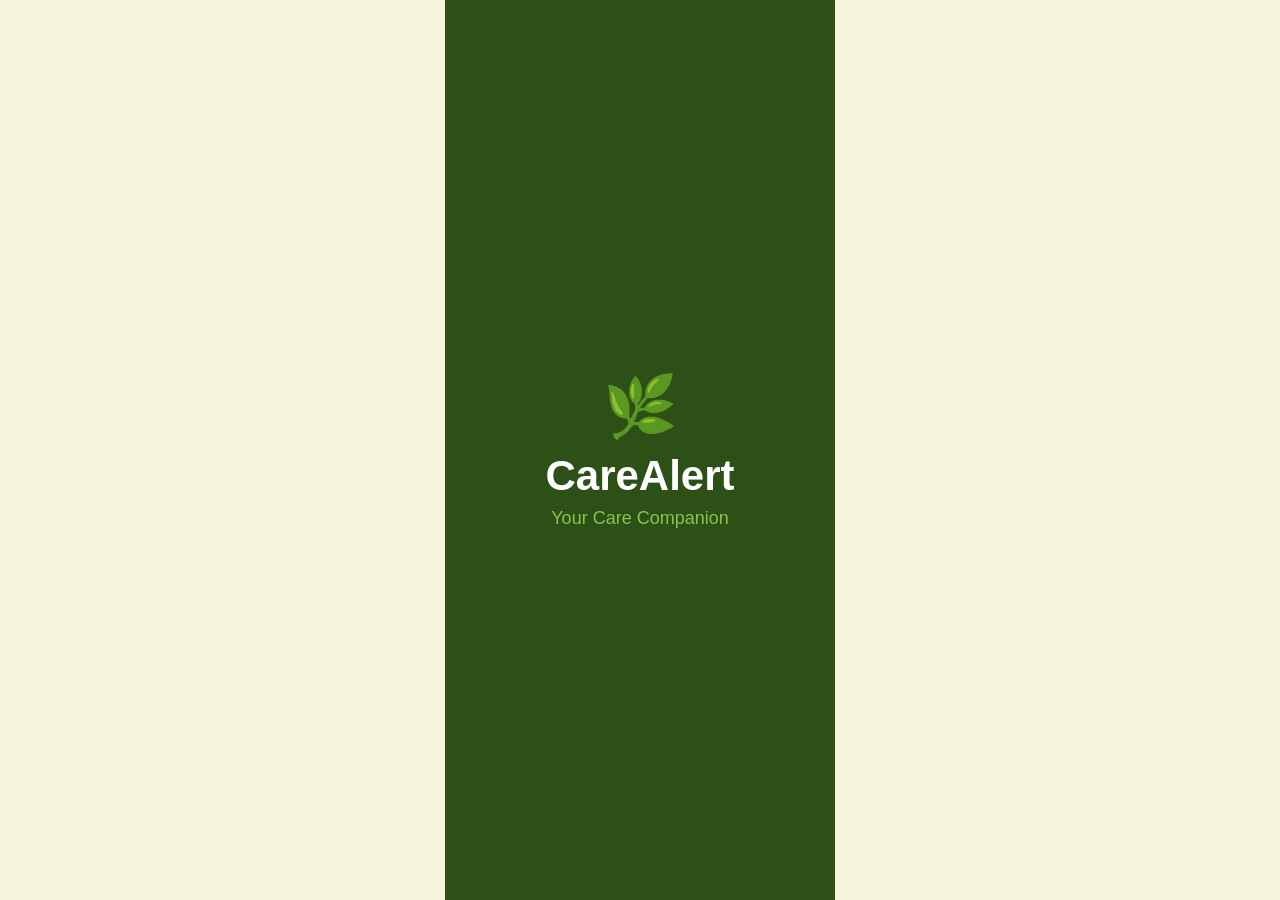
<file: index.html>
<!DOCTYPE html>
<html lang="en">
<head>
<meta charset="UTF-8">
<meta name="viewport" content="width=device-width, initial-scale=1.0">
<title>CareAlert</title>
<link rel="stylesheet" href="style.css">
<style>
  .splash { background: #2D5016; min-height: 100vh; display: flex; flex-direction: column; align-items: center; justify-content: center; }
  .splash h1 { color: white; font-size: 42px; margin-top: 10px; }
  .splash p { color: #8BC34A; font-size: 18px; margin-top: 8px; }
  .lang-page { padding: 30px 20px; }
  .lang-page h2 { color: #2D5016; font-size: 18px; font-weight: bold; text-align: center; margin-bottom: 24px; line-height: 1.5; }
  .lang-btn { display: block; width: 100%; padding: 16px; margin-bottom: 12px; background: #2D5016; color: white; border: none; border-radius: 14px; font-size: 19px; font-weight: bold; cursor: pointer; text-align: center; }
  .note { text-align: center; color: #aaa; font-size: 13px; margin-top: 8px; }
</style>
</head>
<body>

<div class="splash" id="splash">
  <span style="font-size:60px">🌿</span>
  <h1>CareAlert</h1>
  <p>Your Care Companion</p>
</div>

<div class="lang-page" id="langPage" style="display:none">
  <div style="text-align:center;margin-bottom:20px">
    <span style="font-size:40px">🌿</span>
    <h2>Choose Your Language<br>ಭಾಷೆ ಆಯ್ಕೆ ಮಾಡಿ<br>भाषा चुनें</h2>
  </div>
  <button class="lang-btn" onclick="go('en')">🇮🇳 English</button>
  <button class="lang-btn" onclick="go('kn')">🇮🇳 ಕನ್ನಡ (Kannada)</button>
  <button class="lang-btn" onclick="go('hi')">🇮🇳 हिंदी (Hindi)</button>
  <button class="lang-btn" onclick="go('ta')">🇮🇳 தமிழ் (Tamil)</button>
  <button class="lang-btn" onclick="go('te')">🇮🇳 తెలుగు (Telugu)</button>
  <button class="lang-btn" onclick="go('ml')">🇮🇳 മലയാളം (Malayalam)</button>
  <p class="note">You can change this later in Settings</p>
</div>

<script>
setTimeout(() => {
  document.getElementById('splash').style.display = 'none';
  document.getElementById('langPage').style.display = 'block';
}, 2000);
function go(lang) {
  localStorage.setItem('lang', lang);
  window.location.href = 'home.html';
}
</script>
</body>
</html>
</file>
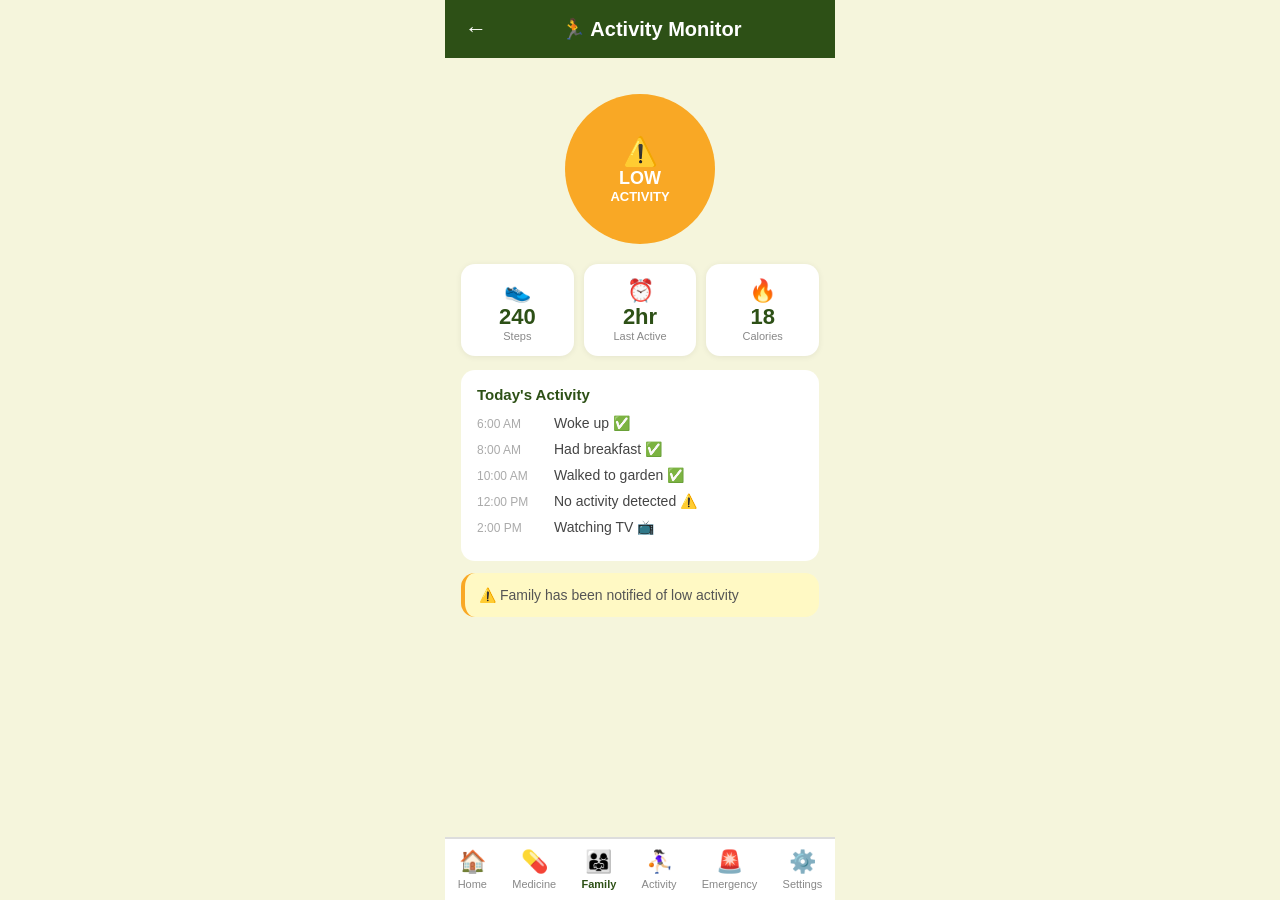
<file: activity.html>
<!DOCTYPE html>
<html lang="en">
<head>
<meta charset="UTF-8">
<meta name="viewport" content="width=device-width, initial-scale=1.0">
<title>CareAlert - Activity</title>
<link rel="stylesheet" href="style.css">
<style>
  .circle { width: 150px; height: 150px; border-radius: 50%; background: #f9a825; margin: 20px auto; display: flex; flex-direction: column; align-items: center; justify-content: center; color: white; font-weight: bold; font-size: 18px; }
  .stats-row { display: flex; gap: 10px; margin-bottom: 14px; }
  .stat-box { flex: 1; background: white; border-radius: 14px; padding: 14px 8px; text-align: center; box-shadow: 0 1px 6px rgba(0,0,0,0.07); }
  .stat-val { font-size: 22px; font-weight: bold; color: #2D5016; }
  .stat-label { font-size: 11px; color: #888; }
  .timeline { background: white; border-radius: 14px; padding: 16px; margin-bottom: 12px; }
  .timeline h3 { color: #2D5016; font-size: 15px; font-weight: bold; margin-bottom: 12px; }
  .tl-item { display: flex; gap: 12px; font-size: 14px; color: #444; margin-bottom: 10px; }
  .tl-time { color: #aaa; font-size: 12px; min-width: 65px; margin-top: 2px; }
  .alert-box { background: #fff9c4; border-left: 4px solid #f9a825; border-radius: 14px; padding: 14px; font-size: 14px; color: #555; }
</style>
</head>
<body>
<div class="header">
  <a href="home.html" style="font-size:22px">←</a>
  <h2>🏃 Activity Monitor</h2>
  <span></span>
</div>
<div class="content">
  <div class="circle">
    <span style="font-size:28px">⚠️</span>
    <span>LOW</span>
    <span style="font-size:13px">ACTIVITY</span>
  </div>

  <div class="stats-row">
    <div class="stat-box"><div style="font-size:22px">👟</div><div class="stat-val">240</div><div class="stat-label">Steps</div></div>
    <div class="stat-box"><div style="font-size:22px">⏰</div><div class="stat-val">2hr</div><div class="stat-label">Last Active</div></div>
    <div class="stat-box"><div style="font-size:22px">🔥</div><div class="stat-val">18</div><div class="stat-label">Calories</div></div>
  </div>

  <div class="timeline">
    <h3>Today's Activity</h3>
    <div class="tl-item"><span class="tl-time">6:00 AM</span><span>Woke up ✅</span></div>
    <div class="tl-item"><span class="tl-time">8:00 AM</span><span>Had breakfast ✅</span></div>
    <div class="tl-item"><span class="tl-time">10:00 AM</span><span>Walked to garden ✅</span></div>
    <div class="tl-item"><span class="tl-time">12:00 PM</span><span>No activity detected ⚠️</span></div>
    <div class="tl-item"><span class="tl-time">2:00 PM</span><span>Watching TV 📺</span></div>
  </div>

  <div class="alert-box">⚠️ Family has been notified of low activity</div>
</div>

<div class="bottom-nav">
  <a href="home.html"><span>🏠</span>Home</a>
  <a href="medicine.html"><span>💊</span>Medicine</a>
   <a href="familydashboard.html" class="active"><span>👨‍👩‍👧</span>Family</a>
  <a herf="activity.html"><span>⛹🏻‍♀️</span>Activity</a>
  <a href="emergency.html"><span>🚨</span>Emergency</a>
  <a href="settings.html"><span>⚙️</span>Settings</a>
</div>
</body>
</html>
</file>
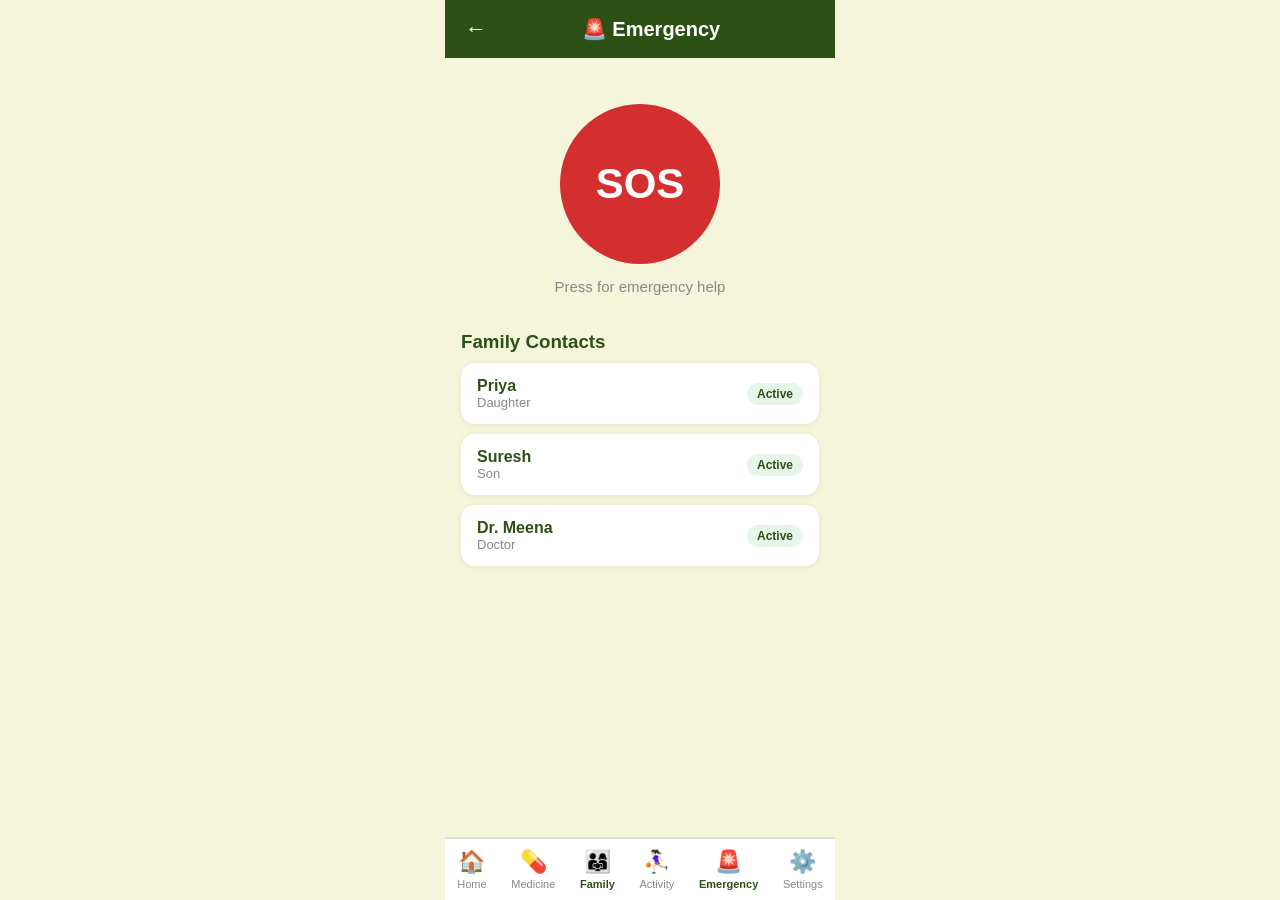
<file: emergency.html>
<!DOCTYPE html>
<html lang="en">
<head>
<meta charset="UTF-8">
<meta name="viewport" content="width=device-width, initial-scale=1.0">
<title>CareAlert - Emergency</title>
<link rel="stylesheet" href="style.css">
<style>
  .sos-wrap { display: flex; flex-direction: column; align-items: center; padding: 30px 0 20px; }
  .sos-btn { width: 160px; height: 160px; border-radius: 50%; background: #D32F2F; border: none; color: white; font-size: 42px; font-weight: bold; cursor: pointer; animation: pulse 2s infinite; }
  @keyframes pulse { 0%{box-shadow:0 0 0 0 rgba(211,47,47,0.5)} 70%{box-shadow:0 0 0 20px rgba(211,47,47,0)} 100%{box-shadow:0 0 0 0 rgba(211,47,47,0)} }
  .sos-btn.off { background: #aaa; animation: none; }
  .sos-result { display: none; }
  .sos-success { background: #e8f5e9; border-radius: 14px; padding: 16px; text-align: center; color: #2D5016; font-weight: bold; font-size: 17px; margin-bottom: 12px; }
  .contact-card { background: white; border-radius: 14px; padding: 14px 16px; margin-bottom: 10px; display: flex; justify-content: space-between; align-items: center; box-shadow: 0 1px 6px rgba(0,0,0,0.07); }
  .c-name { font-size: 16px; font-weight: bold; color: #2D5016; }
  .c-rel { font-size: 13px; color: #888; }
  .c-badge { background: #e8f5e9; color: #2D5016; padding: 4px 10px; border-radius: 20px; font-size: 12px; font-weight: bold; }
</style>
</head>
<body>
<div class="header">
  <a href="home.html" style="font-size:22px">←</a>
  <h2>🚨 Emergency</h2>
  <span></span>
</div>
<div class="content">
  <div class="sos-wrap">
    <button class="sos-btn" id="sos" onclick="triggerSOS()">SOS</button>
    <p style="margin-top:14px;color:#888;font-size:15px">Press for emergency help</p>
  </div>

  <div class="sos-result" id="sos-result">
    <div class="sos-success">✅ Alert Sent to Family!</div>
    <p style="text-align:center;color:#D32F2F;font-weight:bold;margin-bottom:12px">Help arriving in ~8 minutes</p>
    <div class="contact-card"><div><div class="c-name">📱 Priya</div><div class="c-rel">Daughter</div></div><span class="c-badge">WhatsApp ✓</span></div>
    <div class="contact-card"><div><div class="c-name">📱 Suresh</div><div class="c-rel">Son</div></div><span class="c-badge">SMS ✓</span></div>
    <div class="contact-card"><div><div class="c-name">🏥 Dr. Meena</div><div class="c-rel">Doctor</div></div><span class="c-badge">Call ✓</span></div>
    <button class="btn btn-outline" onclick="resetSOS()">Cancel Alert</button>
  </div>

  <h3 style="color:#2D5016;margin:16px 0 10px">Family Contacts</h3>
  <div class="contact-card"><div><div class="c-name">Priya</div><div class="c-rel">Daughter</div></div><span class="c-badge">Active</span></div>
  <div class="contact-card"><div><div class="c-name">Suresh</div><div class="c-rel">Son</div></div><span class="c-badge">Active</span></div>
  <div class="contact-card"><div><div class="c-name">Dr. Meena</div><div class="c-rel">Doctor</div></div><span class="c-badge">Active</span></div>
</div>

<div class="bottom-nav">
  <a href="home.html"><span>🏠</span>Home</a>
  <a href="medicine.html"><span>💊</span>Medicine</a>
  <a href="familydashboard.html" class="active"><span>👨‍👩‍👧</span>Family</a>
  <a herf="activity.html"><span>⛹🏻‍♀️</span>Activity</a>
  <a href="emergency.html" class="active"><span>🚨</span>Emergency</a>
  <a href="settings.html"><span>⚙️</span>Settings</a>
</div>

<script>
function triggerSOS() {
  const btn = document.getElementById('sos');
  btn.classList.add('off');
  btn.disabled = true;
  document.getElementById('sos-result').style.display = 'block';
}
function resetSOS() {
  const btn = document.getElementById('sos');
  btn.classList.remove('off');
  btn.disabled = false;
  document.getElementById('sos-result').style.display = 'none';
}
</script>
</body>
</html>
</file>
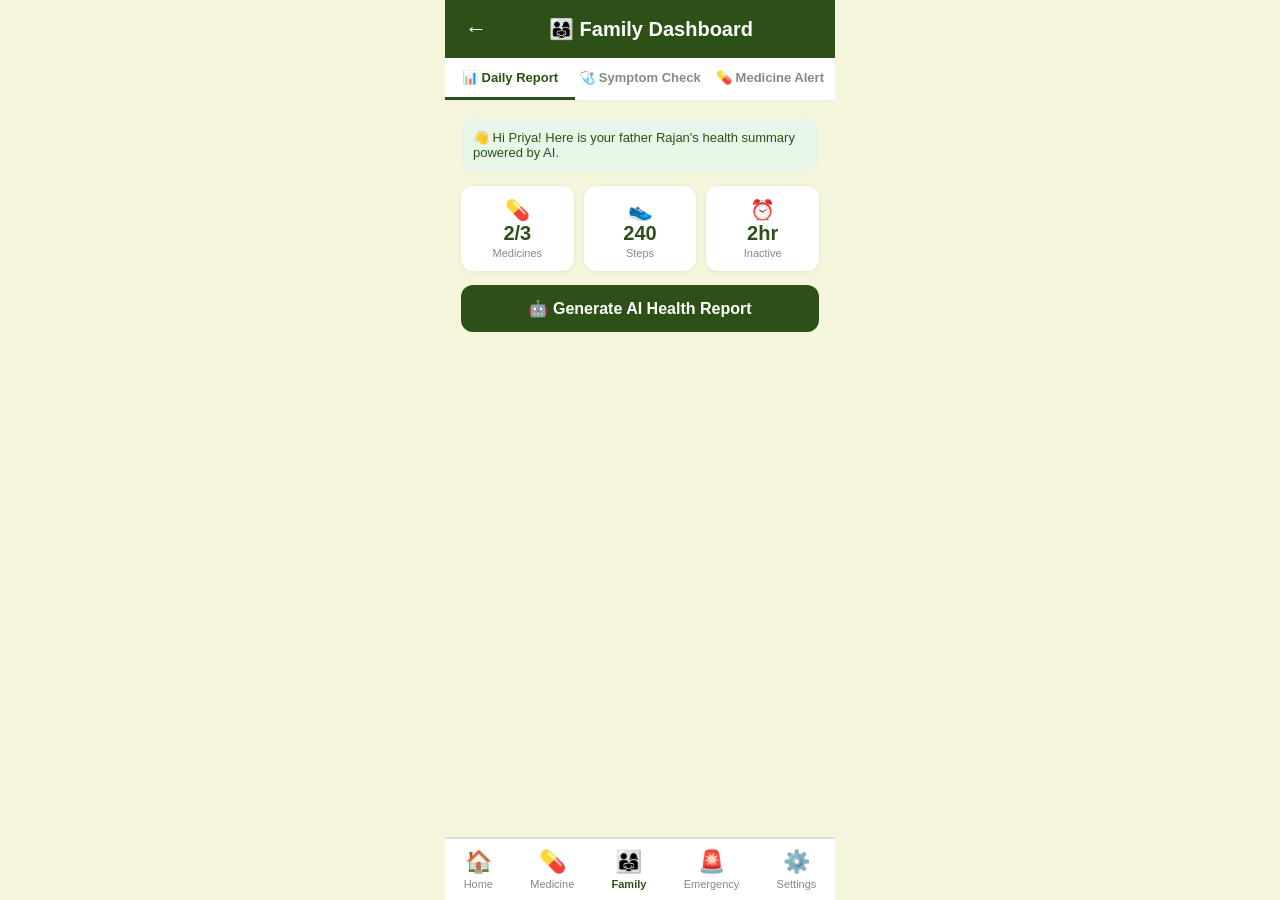
<file: Family.dashboard.html>
<!DOCTYPE html>
<html lang="en">
<head>
<meta charset="UTF-8">
<meta name="viewport" content="width=device-width, initial-scale=1.0">
<title>CareAlert - Family Dashboard</title>
<link rel="stylesheet" href="style.css">
<style>
  .tab-row { display: flex; background: white; border-bottom: 2px solid #eee; }
  .tab { flex: 1; padding: 12px 4px; text-align: center; font-size: 13px; font-weight: bold; color: #888; cursor: pointer; border-bottom: 3px solid transparent; }
  .tab.active { color: #2D5016; border-bottom: 3px solid #2D5016; }
  .tab-content { display: none; padding: 16px; padding-bottom: 90px; }
  .tab-content.active { display: block; }

  /* AI REPORT */
  .report-card { background: white; border-radius: 16px; padding: 16px; margin-bottom: 14px; box-shadow: 0 2px 6px rgba(0,0,0,0.08); }
  .report-card h3 { color: #2D5016; font-size: 16px; font-weight: bold; margin-bottom: 10px; }
  .report-text { font-size: 14px; color: #444; line-height: 1.6; white-space: pre-wrap; }
  .generate-btn { width: 100%; padding: 14px; background: #2D5016; color: white; border: none; border-radius: 12px; font-size: 16px; font-weight: bold; cursor: pointer; margin-bottom: 14px; }
  .generate-btn:disabled { background: #aaa; }
  .stat-row { display: flex; gap: 10px; margin-bottom: 14px; }
  .stat-mini { flex: 1; background: white; border-radius: 12px; padding: 12px 8px; text-align: center; box-shadow: 0 1px 4px rgba(0,0,0,0.07); }
  .stat-mini .val { font-size: 20px; font-weight: bold; color: #2D5016; }
  .stat-mini .lbl { font-size: 11px; color: #888; margin-top: 2px; }

  /* SYMPTOM CHECKER */
  .symptom-input { width: 100%; padding: 14px; border: 2px solid #2D5016; border-radius: 12px; font-size: 15px; font-family: Arial; resize: none; outline: none; background: white; }
  .symptom-result { background: white; border-radius: 16px; padding: 16px; margin-top: 14px; box-shadow: 0 2px 6px rgba(0,0,0,0.08); display: none; }
  .urgency { display: inline-block; padding: 6px 16px; border-radius: 20px; font-weight: bold; font-size: 14px; margin-bottom: 10px; }
  .urgency.high { background: #ffebee; color: #D32F2F; }
  .urgency.medium { background: #fff9c4; color: #f57f17; }
  .urgency.low { background: #e8f5e9; color: #2D5016; }
  .quick-symptoms { display: flex; flex-wrap: wrap; gap: 8px; margin-bottom: 12px; }
  .sym-btn { background: white; border: 1.5px solid #2D5016; color: #2D5016; border-radius: 20px; padding: 7px 14px; font-size: 13px; cursor: pointer; }

  /* MEDICINE ALERT */
  .alert-card { border-radius: 16px; padding: 16px; margin-bottom: 12px; }
  .alert-card.danger { background: #ffebee; border-left: 5px solid #D32F2F; }
  .alert-card.warning { background: #fff9c4; border-left: 5px solid #f9a825; }
  .alert-card.good { background: #e8f5e9; border-left: 5px solid #8BC34A; }
  .alert-card h4 { font-size: 15px; font-weight: bold; margin-bottom: 6px; }
  .alert-card p { font-size: 13px; color: #555; line-height: 1.5; }
  .ai-advice { background: white; border-radius: 12px; padding: 12px; margin-top: 10px; font-size: 13px; color: #333; line-height: 1.5; display: none; }
  .advice-btn { width: 100%; padding: 10px; background: white; border: 2px solid #2D5016; color: #2D5016; border-radius: 10px; font-size: 14px; font-weight: bold; cursor: pointer; margin-top: 8px; }
  .advice-btn:disabled { border-color: #aaa; color: #aaa; }

  .loading { color: #888; font-style: italic; font-size: 14px; text-align: center; padding: 10px; }
</style>
</head>
<body>

<div class="header">
  <a href="home.html" style="font-size:22px">←</a>
  <h2>👨‍👩‍👧 Family Dashboard</h2>
  <span></span>
</div>

<!-- TABS -->
<div class="tab-row">
  <div class="tab active" onclick="switchTab('report')">📊 Daily Report</div>
  <div class="tab" onclick="switchTab('symptom')">🩺 Symptom Check</div>
  <div class="tab" onclick="switchTab('medicine')">💊 Medicine Alert</div>
</div>

<!-- TAB 1: AI DAILY REPORT -->
<div class="tab-content active" id="tab-report">
  <div style="background:#e8f5e9;border-radius:14px;padding:12px;margin-bottom:14px;font-size:13px;color:#2D5016">
    👋 Hi Priya! Here is your father Rajan's health summary powered by AI.
  </div>

  <div class="stat-row">
    <div class="stat-mini"><div style="font-size:20px">💊</div><div class="val">2/3</div><div class="lbl">Medicines</div></div>
    <div class="stat-mini"><div style="font-size:20px">👟</div><div class="val">240</div><div class="lbl">Steps</div></div>
    <div class="stat-mini"><div style="font-size:20px">⏰</div><div class="val">2hr</div><div class="lbl">Inactive</div></div>
  </div>

  <button class="generate-btn" id="report-btn" onclick="generateReport()">
    🤖 Generate AI Health Report
  </button>

  <div class="report-card" id="report-card" style="display:none">
    <h3>📋 Today's AI Health Summary</h3>
    <div class="report-text" id="report-text"></div>
  </div>
</div>

<!-- TAB 2: SYMPTOM CHECKER -->
<div class="tab-content" id="tab-symptom">
  <div style="background:#fff9c4;border-radius:14px;padding:12px;margin-bottom:14px;font-size:13px;color:#555">
    ⚠️ Type what Rajan is experiencing. AI will tell you how urgent it is.
  </div>

  <div class="quick-symptoms">
    <button class="sym-btn" onclick="fillSymptom('chest pain and difficulty breathing')">💔 Chest Pain</button>
    <button class="sym-btn" onclick="fillSymptom('dizziness and feeling weak')">😵 Dizziness</button>
    <button class="sym-btn" onclick="fillSymptom('high fever and body ache')">🌡️ Fever</button>
    <button class="sym-btn" onclick="fillSymptom('fell down and cannot get up')">🚨 Fall</button>
    <button class="sym-btn" onclick="fillSymptom('not eating food since morning')">🍽️ Not Eating</button>
    <button class="sym-btn" onclick="fillSymptom('confused and not recognizing people')">🧠 Confused</button>
  </div>

  <textarea class="symptom-input" id="symptom-input" rows="3" placeholder="Example: Dad is complaining of chest pain and sweating since 1 hour..."></textarea>

  <button class="generate-btn" id="symptom-btn" onclick="checkSymptom()" style="margin-top:10px">
    🤖 Check with AI
  </button>

  <div class="symptom-result" id="symptom-result">
    <div id="urgency-badge"></div>
    <div class="report-text" id="symptom-text"></div>
  </div>
</div>

<!-- TAB 3: MEDICINE MISS ALERT -->
<div class="tab-content" id="tab-medicine">
  <div style="background:#ffebee;border-radius:14px;padding:12px;margin-bottom:14px;font-size:13px;color:#D32F2F">
    🚨 AI has detected medicine issues. Review below.
  </div>

  <div class="alert-card danger">
    <h4>🔴 Metformin 500mg — Missed 3 days</h4>
    <p>Rajan has not taken his diabetes medicine for 3 consecutive days. This is critical for a diabetic patient.</p>
    <button class="advice-btn" id="advice-btn-1" onclick="getMedicineAdvice(1, 'Metformin 500mg missed for 3 days by a 72 year old diabetic patient')">🤖 Get AI Advice</button>
    <div class="ai-advice" id="advice-1"></div>
  </div>

  <div class="alert-card warning">
    <h4>🟡 Amlodipine 5mg — Missed today</h4>
    <p>Blood pressure medicine not taken today afternoon. Monitor closely.</p>
    <button class="advice-btn" id="advice-btn-2" onclick="getMedicineAdvice(2, 'Amlodipine 5mg blood pressure medicine missed today by elderly patient')">🤖 Get AI Advice</button>
    <div class="ai-advice" id="advice-2"></div>
  </div>

  <div class="alert-card good">
    <h4>🟢 Atorvastatin 10mg — On track</h4>
    <p>Cholesterol medicine taken regularly. No issues detected.</p>
  </div>
</div>

<div class="bottom-nav">
  <a href="home.html"><span>🏠</span>Home</a>
  <a href="medicine.html"><span>💊</span>Medicine</a>
  <a href="family-dashboard.html" class="active"><span>👨‍👩‍👧</span>Family</a>
  <a href="emergency.html"><span>🚨</span>Emergency</a>
  <a href="settings.html"><span>⚙️</span>Settings</a>
</div>

<script>
const API_KEY = 'YOUR_API_KEY_HERE';

async function callAI(prompt) {
  const res = await fetch('https://api.anthropic.com/v1/messages', {
    method: 'POST',
    headers: {
      'Content-Type': 'application/json',
      'x-api-key': API_KEY,
      'anthropic-version': '2023-06-01'
    },
    body: JSON.stringify({
      model: 'claude-sonnet-4-20250514',
      max_tokens: 400,
      messages: [{ role: 'user', content: prompt }]
    })
  });
  const data = await res.json();
  return data.content[0].text;
}

// TAB SWITCH
function switchTab(tab) {
  document.querySelectorAll('.tab').forEach(t => t.classList.remove('active'));
  document.querySelectorAll('.tab-content').forEach(t => t.classList.remove('active'));
  document.getElementById('tab-' + tab).classList.add('active');
  event.target.classList.add('active');
}

// TAB 1 — GENERATE REPORT
async function generateReport() {
  const btn = document.getElementById('report-btn');
  btn.disabled = true;
  btn.textContent = '⏳ Generating...';
  document.getElementById('report-card').style.display = 'none';

  try {
    const text = await callAI(`You are CareAlert AI. Generate a short caring daily health report for Priya about her father Rajan Kumar (72 years old, Bangalore, diabetic, hypertension).

Today's data:
- Medicines: Took 2 out of 3 (missed Metformin morning dose)
- Steps: 240 (very low)
- Last active: 2 hours ago
- Activity timeline: Woke up 6AM, breakfast 8AM, walked to garden 10AM, no activity 12PM, watching TV 2PM

Write a warm, clear summary in 5-6 lines. End with one actionable suggestion for Priya. Keep it simple and caring.`);

    document.getElementById('report-text').textContent = text;
    document.getElementById('report-card').style.display = 'block';
  } catch(e) {
    document.getElementById('report-text').textContent = 'Could not connect to AI. Please check your internet.';
    document.getElementById('report-card').style.display = 'block';
  }

  btn.disabled = false;
  btn.textContent = '🤖 Generate AI Health Report';
}

// TAB 2 — SYMPTOM CHECKER
function fillSymptom(text) {
  document.getElementById('symptom-input').value = text;
}

async function checkSymptom() {
  const symptom = document.getElementById('symptom-input').value.trim();
  if (!symptom) { alert('Please describe the symptoms first.'); return; }

  const btn = document.getElementById('symptom-btn');
  btn.disabled = true;
  btn.textContent = '⏳ Checking...';
  document.getElementById('symptom-result').style.display = 'none';

  try {
    const text = await callAI(`You are CareAlert AI, an elderly care assistant. Priya is worried about her 72-year-old father Rajan in Bangalore (diabetic, hypertension patient).

Symptom reported: "${symptom}"

Respond in this exact format:
URGENCY: [HIGH / MEDIUM / LOW]
WHAT IT COULD BE: [1-2 sentences]
WHAT TO DO NOW: [2-3 clear action steps]
CALL AMBULANCE: [YES / NO]

Keep it very simple and clear. Be direct.`);

    const urgencyMatch = text.match(/URGENCY:\s*(HIGH|MEDIUM|LOW)/i);
    const urgency = urgencyMatch ? urgencyMatch[1].toUpperCase() : 'MEDIUM';

    const badge = document.getElementById('urgency-badge');
    badge.innerHTML = `<span class="urgency ${urgency.toLowerCase()}">${urgency === 'HIGH' ? '🚨 HIGH URGENCY' : urgency === 'MEDIUM' ? '⚠️ MEDIUM URGENCY' : '✅ LOW URGENCY'}</span>`;

    document.getElementById('symptom-text').textContent = text;
    document.getElementById('symptom-result').style.display = 'block';
  } catch(e) {
    document.getElementById('symptom-text').textContent = 'Could not connect to AI. If serious, call 112 immediately.';
    document.getElementById('symptom-result').style.display = 'block';
  }

  btn.disabled = false;
  btn.textContent = '🤖 Check with AI';
}

// TAB 3 — MEDICINE ADVICE
async function getMedicineAdvice(id, context) {
  const btn = document.getElementById('advice-btn-' + id);
  const div = document.getElementById('advice-' + id);
  btn.disabled = true;
  btn.textContent = '⏳ Getting advice...';
  div.style.display = 'block';
  div.textContent = 'Loading AI advice...';

  try {
    const text = await callAI(`You are CareAlert AI. Give brief medical advice for this situation: ${context}. 

Give:
1. Risk level (1 line)
2. What family should do right now (2 steps)
3. Should they contact Dr. Meena? Yes/No and why

Keep it under 6 lines. Simple English only.`);

    div.textContent = text;
  } catch(e) {
    div.textContent = 'Could not load AI advice. Please contact Dr. Meena directly.';
  }

  btn.disabled = false;
  btn.textContent = '✅ Advice Loaded';
}
</script>
</body>
      </html>
</file>
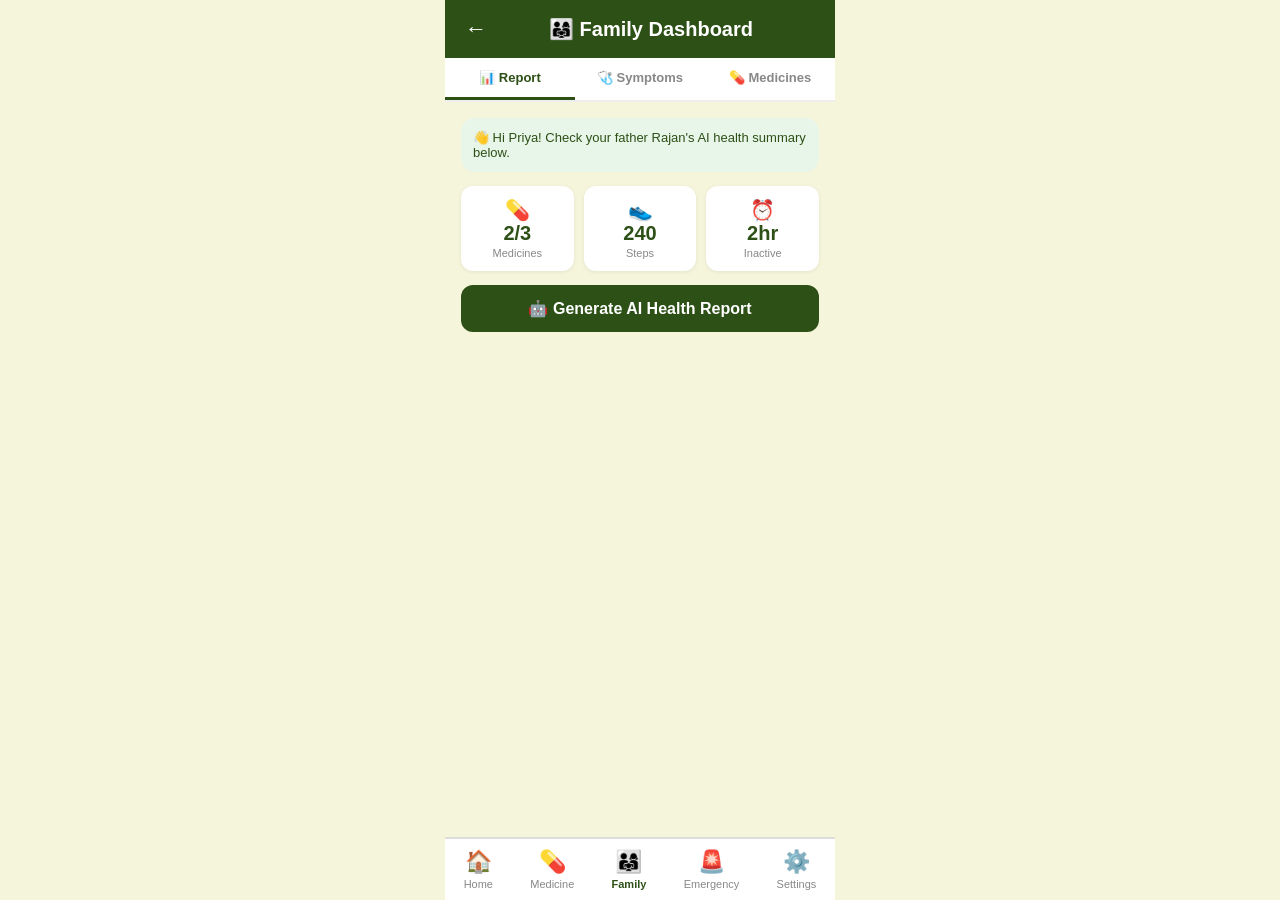
<file: Familydashboard.html>
<!DOCTYPE html>
<html lang="en">
<head>
<meta charset="UTF-8">
<meta name="viewport" content="width=device-width, initial-scale=1.0">
<title>CareAlert - Family Dashboard</title>
<link rel="stylesheet" href="style.css">
<style>
  .tab-row { display: flex; background: white; border-bottom: 2px solid #eee; }
  .tab { flex: 1; padding: 12px 4px; text-align: center; font-size: 13px; font-weight: bold; color: #888; cursor: pointer; border-bottom: 3px solid transparent; }
  .tab.active { color: #2D5016; border-bottom: 3px solid #2D5016; }
  .tab-content { display: none; padding: 16px; padding-bottom: 90px; }
  .tab-content.active { display: block; }
  .report-card { background: white; border-radius: 16px; padding: 16px; margin-bottom: 14px; box-shadow: 0 2px 6px rgba(0,0,0,0.08); }
  .report-card h3 { color: #2D5016; font-size: 16px; font-weight: bold; margin-bottom: 10px; }
  .report-text { font-size: 14px; color: #444; line-height: 1.7; white-space: pre-wrap; }
  .generate-btn { width: 100%; padding: 14px; background: #2D5016; color: white; border: none; border-radius: 12px; font-size: 16px; font-weight: bold; cursor: pointer; margin-bottom: 14px; }
  .generate-btn:disabled { background: #aaa; }
  .stat-row { display: flex; gap: 10px; margin-bottom: 14px; }
  .stat-mini { flex: 1; background: white; border-radius: 12px; padding: 12px 8px; text-align: center; box-shadow: 0 1px 4px rgba(0,0,0,0.07); }
  .stat-mini .val { font-size: 20px; font-weight: bold; color: #2D5016; }
  .stat-mini .lbl { font-size: 11px; color: #888; margin-top: 2px; }
  .symptom-input { width: 100%; padding: 14px; border: 2px solid #2D5016; border-radius: 12px; font-size: 15px; font-family: Arial; resize: none; outline: none; background: white; }
  .symptom-result { background: white; border-radius: 16px; padding: 16px; margin-top: 14px; box-shadow: 0 2px 6px rgba(0,0,0,0.08); display: none; }
  .urgency { display: inline-block; padding: 6px 16px; border-radius: 20px; font-weight: bold; font-size: 14px; margin-bottom: 10px; }
  .urgency.high { background: #ffebee; color: #D32F2F; }
  .urgency.medium { background: #fff9c4; color: #f57f17; }
  .urgency.low { background: #e8f5e9; color: #2D5016; }
  .quick-symptoms { display: flex; flex-wrap: wrap; gap: 8px; margin-bottom: 12px; }
  .sym-btn { background: white; border: 1.5px solid #2D5016; color: #2D5016; border-radius: 20px; padding: 7px 14px; font-size: 13px; cursor: pointer; }
  .alert-card { border-radius: 16px; padding: 16px; margin-bottom: 12px; }
  .alert-card.danger { background: #ffebee; border-left: 5px solid #D32F2F; }
  .alert-card.warning { background: #fff9c4; border-left: 5px solid #f9a825; }
  .alert-card.good { background: #e8f5e9; border-left: 5px solid #8BC34A; }
  .alert-card h4 { font-size: 15px; font-weight: bold; margin-bottom: 6px; }
  .alert-card p { font-size: 13px; color: #555; line-height: 1.5; }
  .ai-advice { background: white; border-radius: 12px; padding: 12px; margin-top: 10px; font-size: 13px; color: #333; line-height: 1.6; display: none; white-space: pre-wrap; }
  .advice-btn { width: 100%; padding: 10px; background: white; border: 2px solid #2D5016; color: #2D5016; border-radius: 10px; font-size: 14px; font-weight: bold; cursor: pointer; margin-top: 8px; }
  .advice-btn:disabled { border-color: #aaa; color: #aaa; }
  .info-box { border-radius: 14px; padding: 12px; margin-bottom: 14px; font-size: 13px; }
  .info-box.green { background: #e8f5e9; color: #2D5016; }
  .info-box.yellow { background: #fff9c4; color: #555; }
  .info-box.red { background: #ffebee; color: #D32F2F; }
</style>
</head>
<body>

<div class="header">
  <a href="home.html" style="font-size:22px">←</a>
  <h2>👨‍👩‍👧 Family Dashboard</h2>
  <span></span>
</div>

<div class="tab-row">
  <div class="tab active" onclick="switchTab('report', this)">📊 Report</div>
  <div class="tab" onclick="switchTab('symptom', this)">🩺 Symptoms</div>
  <div class="tab" onclick="switchTab('medicine', this)">💊 Medicines</div>
</div>

<!-- TAB 1: AI DAILY REPORT -->
<div class="tab-content active" id="tab-report">
  <div class="info-box green">👋 Hi Priya! Check your father Rajan's AI health summary below.</div>

  <div class="stat-row">
    <div class="stat-mini"><div style="font-size:20px">💊</div><div class="val">2/3</div><div class="lbl">Medicines</div></div>
    <div class="stat-mini"><div style="font-size:20px">👟</div><div class="val">240</div><div class="lbl">Steps</div></div>
    <div class="stat-mini"><div style="font-size:20px">⏰</div><div class="val">2hr</div><div class="lbl">Inactive</div></div>
  </div>

  <button class="generate-btn" id="report-btn" onclick="generateReport()">🤖 Generate AI Health Report</button>

  <div class="report-card" id="report-card" style="display:none">
    <h3>📋 Today's AI Health Summary</h3>
    <div class="report-text" id="report-text"></div>
  </div>
</div>

<!-- TAB 2: SYMPTOM CHECKER -->
<div class="tab-content" id="tab-symptom">
  <div class="info-box yellow">⚠️ Describe what Rajan is experiencing. AI will tell you how urgent it is.</div>

  <div class="quick-symptoms">
    <button class="sym-btn" onclick="fillSymptom('chest pain and difficulty breathing')">💔 Chest Pain</button>
    <button class="sym-btn" onclick="fillSymptom('dizziness and feeling weak')">😵 Dizziness</button>
    <button class="sym-btn" onclick="fillSymptom('high fever and body ache')">🌡️ Fever</button>
    <button class="sym-btn" onclick="fillSymptom('fell down and cannot get up')">🚨 Fall</button>
    <button class="sym-btn" onclick="fillSymptom('not eating food since morning')">🍽️ Not Eating</button>
    <button class="sym-btn" onclick="fillSymptom('confused and not recognizing people')">🧠 Confused</button>
  </div>

  <textarea class="symptom-input" id="symptom-input" rows="3" placeholder="Example: Dad is complaining of chest pain since 1 hour..."></textarea>
  <button class="generate-btn" id="symptom-btn" onclick="checkSymptom()" style="margin-top:10px">🤖 Check with AI</button>

  <div class="symptom-result" id="symptom-result">
    <div id="urgency-badge"></div>
    <div class="report-text" id="symptom-text"></div>
  </div>
</div>

<!-- TAB 3: MEDICINE ALERT -->
<div class="tab-content" id="tab-medicine">
  <div class="info-box red">🚨 AI detected medicine issues. Please review.</div>

  <div class="alert-card danger">
    <h4>🔴 Metformin 500mg — Missed 3 days</h4>
    <p>Rajan has not taken his diabetes medicine for 3 consecutive days. This is critical.</p>
    <button class="advice-btn" id="advice-btn-1" onclick="getMedicineAdvice(1, 'Metformin 500mg missed for 3 days by a 72 year old diabetic patient living alone in Bangalore')">🤖 Get AI Advice</button>
    <div class="ai-advice" id="advice-1"></div>
  </div>

  <div class="alert-card warning">
    <h4>🟡 Amlodipine 5mg — Missed today</h4>
    <p>Blood pressure medicine not taken today. Monitor closely.</p>
    <button class="advice-btn" id="advice-btn-2" onclick="getMedicineAdvice(2, 'Amlodipine 5mg blood pressure medicine missed today by 72 year old elderly patient')">🤖 Get AI Advice</button>
    <div class="ai-advice" id="advice-2"></div>
  </div>

  <div class="alert-card good">
    <h4>🟢 Atorvastatin 10mg — On track</h4>
    <p>Cholesterol medicine taken regularly. No issues detected.</p>
  </div>
</div>

<div class="bottom-nav">
  <a href="home.html"><span>🏠</span>Home</a>
  <a href="medicine.html"><span>💊</span>Medicine</a>
  <a href="family-dashboard.html" class="active"><span>👨‍👩‍👧</span>Family</a>
  <a href="emergency.html"><span>🚨</span>Emergency</a>
  <a href="settings.html"><span>⚙️</span>Settings</a>
</div>

<script>
const WORKER_URL = 'https://carealert.r-shalini-2677.workers.dev';

// FALLBACK RESPONSES when AI is offline
const FALLBACKS = {
  report: `📋 Daily Health Summary — Rajan Kumar\n\nGood evening Priya! Here is today's update on your father.\n\n💊 Medicines: Rajan took 2 out of 3 medicines today. He missed his morning Metformin dose. Please remind him tomorrow morning.\n\n🚶 Activity: His step count is low at 240 steps today. He was last active around 10 AM when he walked to the garden. Consider asking him to take a short evening walk.\n\n😴 Rest: He appears to have rested during the afternoon which is normal for his age.\n\n✅ Suggestion: Call Rajan this evening and remind him about his Metformin. Also check if he has eaten properly today.`,

  symptom_high: `URGENCY: HIGH\n\nWHAT IT COULD BE: This could indicate a serious cardiac or neurological emergency that needs immediate attention.\n\nWHAT TO DO NOW:\n1. Call 112 immediately\n2. Stay on phone with Rajan until help arrives\n3. Inform Dr. Meena right away\n\nCALL AMBULANCE: YES`,

  symptom_medium: `URGENCY: MEDIUM\n\nWHAT IT COULD BE: This could be related to his blood pressure or diabetes. Needs prompt attention.\n\nWHAT TO DO NOW:\n1. Call Rajan immediately and check on him\n2. Ask if he took his medicines today\n3. If symptoms worsen, call 112\n\nCALL AMBULANCE: NO — but monitor closely`,

  symptom_low: `URGENCY: LOW\n\nWHAT IT COULD BE: This appears to be a minor issue that can be managed at home.\n\nWHAT TO DO NOW:\n1. Call Rajan and check how he is feeling\n2. Ensure he drinks enough water\n3. Schedule a visit to Dr. Meena if it continues\n\nCALL AMBULANCE: NO`,

  medicine: `⚠️ Risk Level: Moderate to High\n\nMissing diabetes or blood pressure medicine for multiple days can cause serious complications in elderly patients.\n\n📋 What to do now:\n1. Call Rajan immediately and remind him to take his medicine\n2. Ask a neighbor or local contact to physically check on him\n\n👩‍⚕️ Contact Dr. Meena: YES — inform her about the missed doses so she can advise on whether a catch-up dose is needed.`
};

async function callAI(prompt) {
  const response = await fetch(WORKER_URL, {
    method: 'POST',
    headers: { 'Content-Type': 'application/json' },
    body: JSON.stringify({
      messages: [{ role: 'user', content: prompt }]
    })
  });
  const data = await response.json();
  return data.choices[0].message.content;
}

function switchTab(tab, el) {
  document.querySelectorAll('.tab').forEach(t => t.classList.remove('active'));
  document.querySelectorAll('.tab-content').forEach(t => t.classList.remove('active'));
  document.getElementById('tab-' + tab).classList.add('active');
  el.classList.add('active');
}

// TAB 1 — GENERATE REPORT
async function generateReport() {
  const btn = document.getElementById('report-btn');
  btn.disabled = true;
  btn.textContent = '⏳ Generating...';
  document.getElementById('report-card').style.display = 'none';

  try {
    const text = await callAI(`Generate a short caring daily health report for Priya about her father Rajan Kumar (72 years old, Bangalore, diabetic, hypertension). Today's data: Medicines taken 2 out of 3, missed Metformin morning dose. Steps: 240 (very low). Last active 2 hours ago. Activity: Woke up 6AM, breakfast 8AM, walked to garden 10AM, no activity 12PM, watching TV 2PM. Write a warm summary in 6 lines with one suggestion for Priya.`);
    document.getElementById('report-text').textContent = text;
  } catch(e) {
    document.getElementById('report-text').textContent = FALLBACKS.report;
  }

  document.getElementById('report-card').style.display = 'block';
  btn.disabled = false;
  btn.textContent = '🤖 Generate AI Health Report';
}

// TAB 2 — SYMPTOM CHECKER
function fillSymptom(text) {
  document.getElementById('symptom-input').value = text;
}

async function checkSymptom() {
  const symptom = document.getElementById('symptom-input').value.trim();
  if (!symptom) { alert('Please describe the symptoms first.'); return; }

  const btn = document.getElementById('symptom-btn');
  btn.disabled = true;
  btn.textContent = '⏳ Checking...';
  document.getElementById('symptom-result').style.display = 'none';

  let text = '';
  try {
    text = await callAI(`Priya is worried about her 72 year old father Rajan in Bangalore (diabetic, hypertension). Symptom: "${symptom}". Reply in this format: URGENCY: HIGH/MEDIUM/LOW, WHAT IT COULD BE: (1-2 lines), WHAT TO DO NOW: (2-3 steps), CALL AMBULANCE: YES/NO. Be direct and simple.`);
  } catch(e) {
    const lower = symptom.toLowerCase();
    if (lower.includes('chest') || lower.includes('breath') || lower.includes('fall') || lower.includes('unconscious')) {
      text = FALLBACKS.symptom_high;
    } else if (lower.includes('fever') || lower.includes('dizzy') || lower.includes('pain') || lower.includes('confused')) {
      text = FALLBACKS.symptom_medium;
    } else {
      text = FALLBACKS.symptom_low;
    }
  }

  const urgencyMatch = text.match(/URGENCY:\s*(HIGH|MEDIUM|LOW)/i);
  const urgency = urgencyMatch ? urgencyMatch[1].toUpperCase() : 'MEDIUM';
  const badge = document.getElementById('urgency-badge');
  badge.innerHTML = `<span class="urgency ${urgency.toLowerCase()}">${urgency === 'HIGH' ? '🚨 HIGH URGENCY' : urgency === 'MEDIUM' ? '⚠️ MEDIUM URGENCY' : '✅ LOW URGENCY'}</span>`;

  document.getElementById('symptom-text').textContent = text;
  document.getElementById('symptom-result').style.display = 'block';
  btn.disabled = false;
  btn.textContent = '🤖 Check with AI';
}

// TAB 3 — MEDICINE ADVICE
async function getMedicineAdvice(id, context) {
  const btn = document.getElementById('advice-btn-' + id);
  const div = document.getElementById('advice-' + id);
  btn.disabled = true;
  btn.textContent = '⏳ Getting advice...';
  div.style.display = 'block';
  div.textContent = 'Loading AI advice...';

  try {
    const text = await callAI(`Give brief advice for: ${context}. Include: 1) Risk level, 2) What family should do right now in 2 steps, 3) Should they contact Dr. Meena yes or no and why. Under 6 lines, simple English only.`);
    div.textContent = text;
  } catch(e) {
    div.textContent = FALLBACKS.medicine;
  }

  btn.textContent = '✅ Advice Loaded';
}
</script>
</body>
</html>
</file>
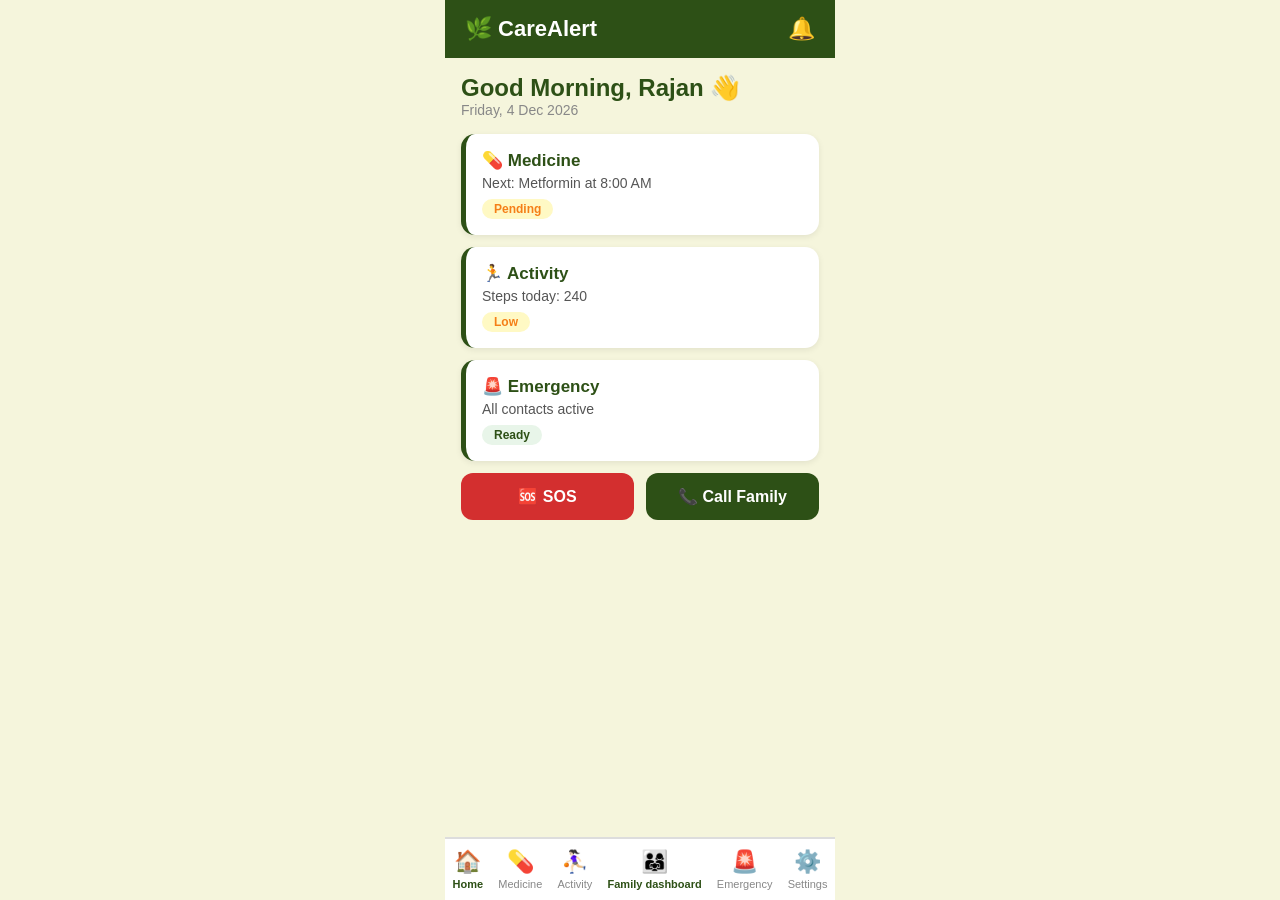
<file: home.html>
<!DOCTYPE html>
<html lang="en">
<head>
<meta charset="UTF-8">
<meta name="viewport" content="width=device-width, initial-scale=1.0">
<title>CareAlert - Home</title>
<link rel="stylesheet" href="style.css">
</head>
<body>
<div class="header">
  <span style="color:white;font-size:22px;font-weight:bold">🌿 CareAlert</span>
  <a href="notifications.html">🔔</a>
</div>
<div class="content">
  <div class="greeting">
    <h2>Good Morning, Rajan 👋</h2>
    <p id="today-date"></p>
  </div>

  <a href="medicine.html" style="text-decoration:none">
    <div class="card">
      <h3>💊 Medicine</h3>
      <p>Next: Metformin at 8:00 AM</p>
      <span class="badge yellow">Pending</span>
    </div>
  </a>

  <a href="activity.html" style="text-decoration:none">
    <div class="card">
      <h3>🏃 Activity</h3>
      <p>Steps today: 240</p>
      <span class="badge yellow">Low</span>
    </div>
  </a>

  <a href="emergency.html" style="text-decoration:none">
    <div class="card">
      <h3>🚨 Emergency</h3>
      <p>All contacts active</p>
      <span class="badge green">Ready</span>
    </div>
  </a>

  <div style="display:flex;gap:12px;margin-top:8px">
    <a href="emergency.html" class="btn btn-red" style="flex:1">🆘 SOS</a>
    <button class="btn btn-green" style="flex:1" onclick="alert('Calling Priya...')">📞 Call Family</button>
  </div>
</div>

<div class="bottom-nav">
  <a href="home.html" class="active"><span>🏠</span>Home</a>
  <a href="medicine.html"><span>💊</span>Medicine</a>
  <a href="activity.html"><span>⛹🏻‍♀️</span>Activity</a>
  <a href="familydashboard.html" class="active"><span>👨‍👩‍👧</span>Family dashboard</a>
  <a href="emergency.html"><span>🚨</span>Emergency</a>
  <a href="settings.html"><span>⚙️</span>Settings</a>
</div>

<script>
const d = new Date();
const days = ['Sunday','Monday','Tuesday','Wednesday','Thursday','Friday','Saturday'];
const months = ['Jan','Feb','Mar','Apr','May','Jun','Jul','Aug','Sep','Oct','Nov','Dec'];
document.getElementById('today-date').textContent = days[d.getDay()] + ', ' + d.getDate() + ' ' + months[d.getMonth()] + ' ' + d.getFullYear();
</script>
</body>
</html>
</file>
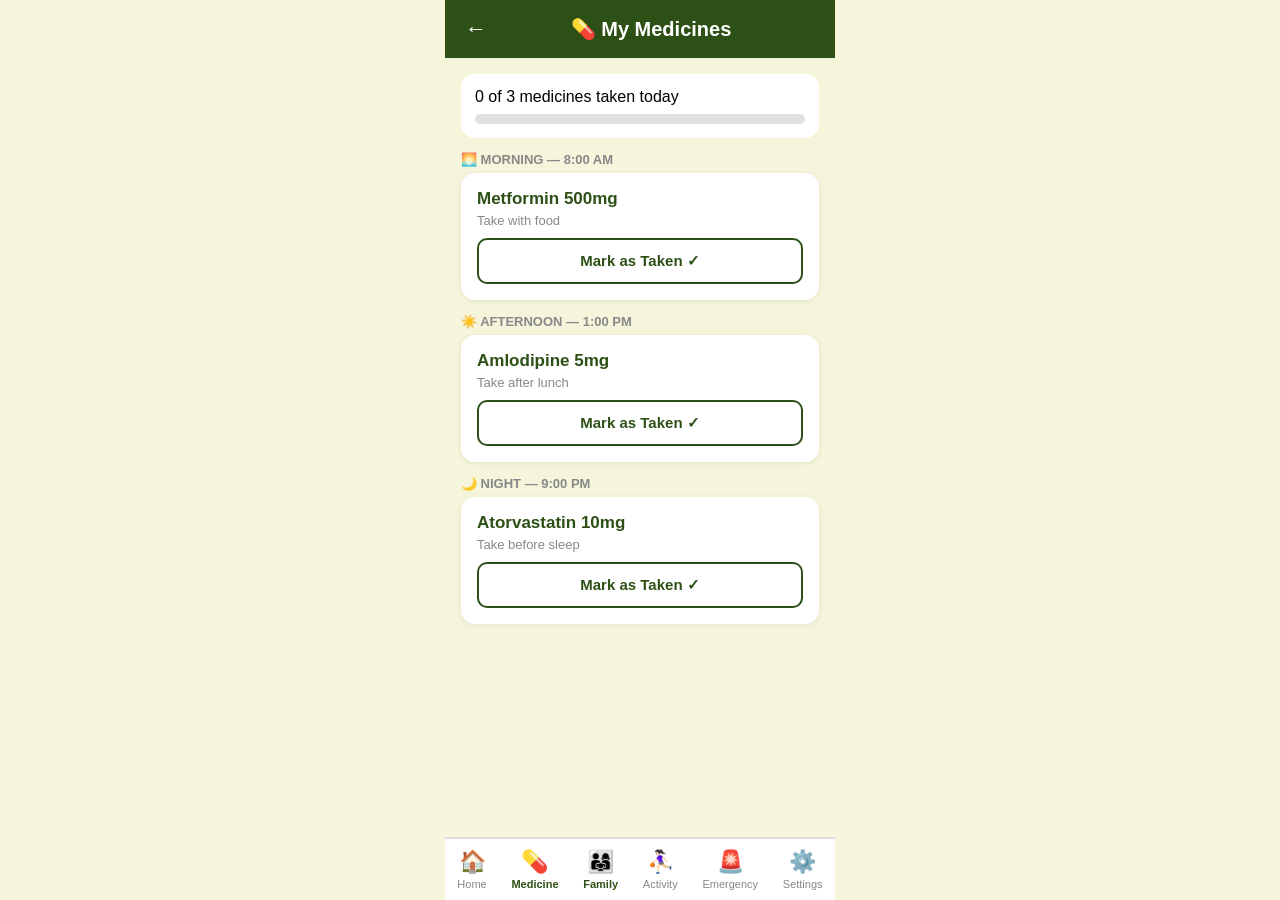
<file: medicine.html>
<!DOCTYPE html>
<html lang="en">
<head>
<meta charset="UTF-8">
<meta name="viewport" content="width=device-width, initial-scale=1.0">
<title>CareAlert - Medicine</title>
<link rel="stylesheet" href="style.css">
<style>
  .med-time { font-size: 13px; font-weight: bold; color: #888; margin: 14px 0 6px; text-transform: uppercase; }
  .med-card { background: white; border-radius: 14px; padding: 16px; margin-bottom: 10px; box-shadow: 0 1px 6px rgba(0,0,0,0.07); }
  .med-name { font-size: 17px; font-weight: bold; color: #2D5016; }
  .med-note { font-size: 13px; color: #888; margin: 4px 0 10px; }
  .taken-btn { width: 100%; padding: 12px; border: 2px solid #2D5016; border-radius: 10px; background: white; color: #2D5016; font-size: 15px; font-weight: bold; cursor: pointer; }
  .taken-btn.done { background: #2D5016; color: white; }
  .progress-box { background: white; border-radius: 14px; padding: 14px; margin-bottom: 14px; }
  .progress-bar { background: #e0e0e0; border-radius: 10px; height: 10px; margin-top: 8px; }
  .progress-fill { background: #8BC34A; height: 10px; border-radius: 10px; transition: width 0.4s; }
  .success { display: none; background: #e8f5e9; border-radius: 14px; padding: 16px; text-align: center; color: #2D5016; font-weight: bold; font-size: 16px; margin-bottom: 12px; }
</style>
</head>
<body>
<div class="header">
  <a href="home.html" style="font-size:22px">←</a>
  <h2>💊 My Medicines</h2>
  <span></span>
</div>
<div class="content">
  <div class="progress-box">
    <p id="prog-text">0 of 3 medicines taken today</p>
    <div class="progress-bar"><div class="progress-fill" id="prog-fill" style="width:0%"></div></div>
  </div>
  <div class="success" id="success-msg">🎉 All medicines taken today!</div>

  <div class="med-time">🌅 Morning — 8:00 AM</div>
  <div class="med-card">
    <div class="med-name">Metformin 500mg</div>
    <div class="med-note">Take with food</div>
    <button class="taken-btn" id="btn1" onclick="take(1)">Mark as Taken ✓</button>
  </div>

  <div class="med-time">☀️ Afternoon — 1:00 PM</div>
  <div class="med-card">
    <div class="med-name">Amlodipine 5mg</div>
    <div class="med-note">Take after lunch</div>
    <button class="taken-btn" id="btn2" onclick="take(2)">Mark as Taken ✓</button>
  </div>

  <div class="med-time">🌙 Night — 9:00 PM</div>
  <div class="med-card">
    <div class="med-name">Atorvastatin 10mg</div>
    <div class="med-note">Take before sleep</div>
    <button class="taken-btn" id="btn3" onclick="take(3)">Mark as Taken ✓</button>
  </div>
</div>

<div class="bottom-nav">
  <a href="home.html"><span>🏠</span>Home</a>
  <a href="medicine.html" class="active"><span>💊</span>Medicine</a>
    <a href="familydashboard.html" class="active"><span>👨‍👩‍👧</span>Family</a>
  <a herf="activity.html"><span>⛹🏻‍♀️</span>Activity</a>
  <a href="emergency.html"><span>🚨</span>Emergency</a>
  <a href="settings.html"><span>⚙️</span>Settings</a>
</div>

<script>
let taken = [false, false, false];
function take(id) {
  taken[id-1] = true;
  const btn = document.getElementById('btn'+id);
  btn.textContent = 'Taken ✓';
  btn.classList.add('done');
  btn.disabled = true;
  const count = taken.filter(Boolean).length;
  document.getElementById('prog-text').textContent = count + ' of 3 medicines taken today';
  document.getElementById('prog-fill').style.width = (count/3*100) + '%';
  if(count === 3) document.getElementById('success-msg').style.display = 'block';
}
</script>
</body>
</html>
</file>
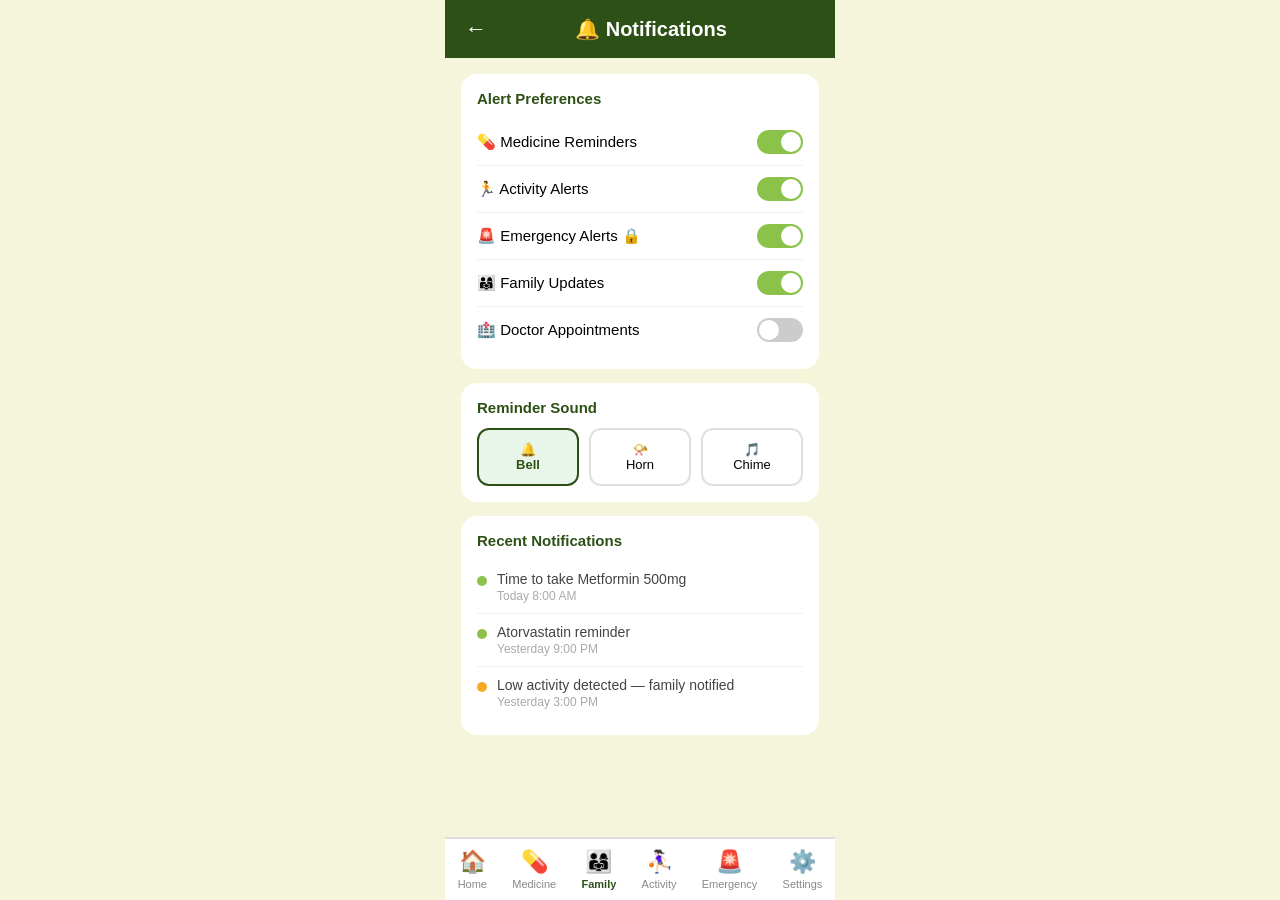
<file: notification.html>
<!DOCTYPE html>
<html lang="en">
<head>
<meta charset="UTF-8">
<meta name="viewport" content="width=device-width, initial-scale=1.0">
<title>CareAlert - Notifications</title>
<link rel="stylesheet" href="style.css">
<style>
  .notif-section { background: white; border-radius: 16px; padding: 16px; margin-bottom: 14px; }
  .notif-section h3 { color: #2D5016; font-size: 15px; font-weight: bold; margin-bottom: 12px; }
  .toggle-row { display: flex; align-items: center; justify-content: space-between; padding: 11px 0; border-bottom: 1px solid #f0f0f0; font-size: 15px; }
  .toggle-row:last-child { border-bottom: none; }
  .toggle { width: 46px; height: 24px; background: #ccc; border-radius: 12px; position: relative; cursor: pointer; transition: 0.3s; }
  .toggle.on { background: #8BC34A; }
  .toggle::after { content:''; position:absolute; width:20px; height:20px; background:white; border-radius:50%; top:2px; left:2px; transition:0.3s; }
  .toggle.on::after { left:24px; }
  .notif-item { display: flex; align-items: flex-start; gap: 10px; padding: 10px 0; border-bottom: 1px solid #f0f0f0; }
  .notif-item:last-child { border-bottom: none; }
  .dot { width: 10px; height: 10px; border-radius: 50%; margin-top: 5px; flex-shrink: 0; }
  .dot.green { background: #8BC34A; }
  .dot.yellow { background: #f9a825; }
  .notif-text { font-size: 14px; color: #444; }
  .notif-time { font-size: 12px; color: #aaa; margin-top: 2px; }
  .sound-options { display: flex; gap: 10px; margin-top: 10px; }
  .sound-opt { flex: 1; padding: 12px 6px; text-align: center; border: 2px solid #e0e0e0; border-radius: 12px; font-size: 13px; cursor: pointer; }
  .sound-opt.selected { border-color: #2D5016; background: #e8f5e9; color: #2D5016; font-weight: bold; }
</style>
</head>
<body>
<div class="header">
  <a href="home.html" style="font-size:22px">←</a>
  <h2>🔔 Notifications</h2>
  <span></span>
</div>
<div class="content">

  <div class="notif-section">
    <h3>Alert Preferences</h3>
    <div class="toggle-row"><span>💊 Medicine Reminders</span><div class="toggle on" onclick="this.classList.toggle('on')"></div></div>
    <div class="toggle-row"><span>🏃 Activity Alerts</span><div class="toggle on" onclick="this.classList.toggle('on')"></div></div>
    <div class="toggle-row"><span>🚨 Emergency Alerts 🔒</span><div class="toggle on" style="cursor:not-allowed"></div></div>
    <div class="toggle-row"><span>👨‍👩‍👧 Family Updates</span><div class="toggle on" onclick="this.classList.toggle('on')"></div></div>
    <div class="toggle-row"><span>🏥 Doctor Appointments</span><div class="toggle" onclick="this.classList.toggle('on')"></div></div>
  </div>

  <div class="notif-section">
    <h3>Reminder Sound</h3>
    <div class="sound-options">
      <div class="sound-opt selected" onclick="selectSound(this)">🔔<br>Bell</div>
      <div class="sound-opt" onclick="selectSound(this)">📯<br>Horn</div>
      <div class="sound-opt" onclick="selectSound(this)">🎵<br>Chime</div>
    </div>
  </div>

  <div class="notif-section">
    <h3>Recent Notifications</h3>
    <div class="notif-item"><div class="dot green"></div><div><div class="notif-text">Time to take Metformin 500mg</div><div class="notif-time">Today 8:00 AM</div></div></div>
    <div class="notif-item"><div class="dot green"></div><div><div class="notif-text">Atorvastatin reminder</div><div class="notif-time">Yesterday 9:00 PM</div></div></div>
    <div class="notif-item"><div class="dot yellow"></div><div><div class="notif-text">Low activity detected — family notified</div><div class="notif-time">Yesterday 3:00 PM</div></div></div>
  </div>

</div>

<div class="bottom-nav">
  <a href="home.html"><span>🏠</span>Home</a>
  <a href="medicine.html"><span>💊</span>Medicine</a>
    <a href="familydashboard.html" class="active"><span>👨‍👩‍👧</span>Family</a>
  <a herf="activity.html"><span>⛹🏻‍♀️</span>Activity</a>
  <a href="emergency.html"><span>🚨</span>Emergency</a>
  <a href="settings.html"><span>⚙️</span>Settings</a>
</div>

<script>
function selectSound(el) {
  document.querySelectorAll('.sound-opt').forEach(s => s.classList.remove('selected'));
  el.classList.add('selected');
}
</script>
</body>
</html>
</file>
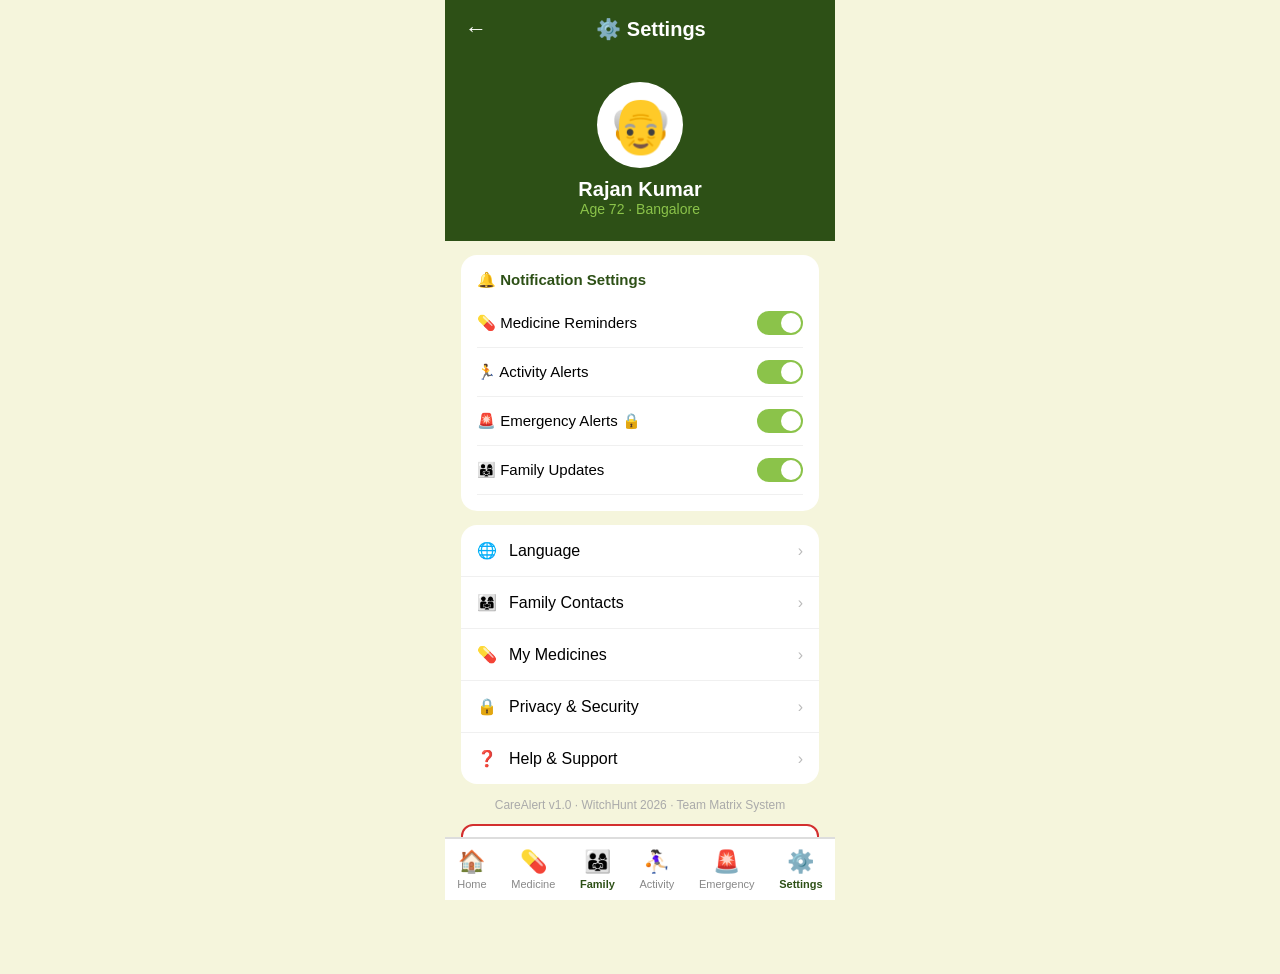
<file: settings.html>
<!DOCTYPE html>
<html lang="en">
<head>
<meta charset="UTF-8">
<meta name="viewport" content="width=device-width, initial-scale=1.0">
<title>CareAlert - Settings</title>
<link rel="stylesheet" href="style.css">
<style>
  .profile-box { background: #2D5016; padding: 24px; display: flex; flex-direction: column; align-items: center; }
  .avatar { font-size: 54px; background: white; width: 86px; height: 86px; border-radius: 50%; display: flex; align-items: center; justify-content: center; margin-bottom: 10px; }
  .profile-box h3 { color: white; font-size: 20px; }
  .profile-box p { color: #8BC34A; font-size: 14px; }
  .settings-list { background: white; border-radius: 16px; margin: 14px 0; overflow: hidden; }
  .s-item { display: flex; align-items: center; justify-content: space-between; padding: 16px; border-bottom: 1px solid #f0f0f0; cursor: pointer; font-size: 16px; }
  .s-item:last-child { border-bottom: none; }
  .s-left { display: flex; align-items: center; gap: 12px; }
  .toggle-row { display: flex; align-items: center; justify-content: space-between; padding: 12px 0; border-bottom: 1px solid #f0f0f0; font-size: 15px; }
  .toggle { width: 46px; height: 24px; background: #ccc; border-radius: 12px; position: relative; cursor: pointer; transition: 0.3s; }
  .toggle.on { background: #8BC34A; }
  .toggle::after { content:''; position:absolute; width:20px; height:20px; background:white; border-radius:50%; top:2px; left:2px; transition:0.3s; }
  .toggle.on::after { left:24px; }
  .notif-section { background: white; border-radius: 16px; padding: 16px; margin-bottom: 14px; }
  .notif-section h3 { color: #2D5016; font-size: 15px; font-weight: bold; margin-bottom: 10px; }
</style>
</head>
<body>
<div class="header">
  <a href="home.html" style="font-size:22px">←</a>
  <h2>⚙️ Settings</h2>
  <span></span>
</div>

<div class="profile-box">
  <div class="avatar">👴</div>
  <h3>Rajan Kumar</h3>
  <p>Age 72 · Bangalore</p>
</div>

<div class="content" style="padding-top:14px">

  <div class="notif-section">
    <h3>🔔 Notification Settings</h3>
    <div class="toggle-row"><span>💊 Medicine Reminders</span><div class="toggle on" onclick="this.classList.toggle('on')"></div></div>
    <div class="toggle-row"><span>🏃 Activity Alerts</span><div class="toggle on" onclick="this.classList.toggle('on')"></div></div>
    <div class="toggle-row"><span>🚨 Emergency Alerts 🔒</span><div class="toggle on" style="cursor:not-allowed"></div></div>
    <div class="toggle-row"><span>👨‍👩‍👧 Family Updates</span><div class="toggle on" onclick="this.classList.toggle('on')"></div></div>
  </div>

  <div class="settings-list">
    <div class="s-item" onclick="window.location.href='index.html'"><div class="s-left"><span>🌐</span><span>Language</span></div><span style="color:#bbb">›</span></div>
    <div class="s-item" onclick="alert('Coming soon!')"><div class="s-left"><span>👨‍👩‍👧</span><span>Family Contacts</span></div><span style="color:#bbb">›</span></div>
    <div class="s-item" onclick="window.location.href='medicine.html'"><div class="s-left"><span>💊</span><span>My Medicines</span></div><span style="color:#bbb">›</span></div>
    <div class="s-item" onclick="alert('Coming soon!')"><div class="s-left"><span>🔒</span><span>Privacy & Security</span></div><span style="color:#bbb">›</span></div>
    <div class="s-item" onclick="alert('Coming soon!')"><div class="s-left"><span>❓</span><span>Help & Support</span></div><span style="color:#bbb">›</span></div>
  </div>

  <p style="text-align:center;color:#aaa;font-size:12px;margin-top:8px">CareAlert v1.0 · WitchHunt 2026 · Team Matrix System</p>
  <button class="btn btn-outline" style="color:#D32F2F;border-color:#D32F2F;margin-top:12px" onclick="window.location.href='index.html'">Sign Out</button>
</div>

<div class="bottom-nav">
  <a href="home.html"><span>🏠</span>Home</a>
  <a href="medicine.html"><span>💊</span>Medicine</a>
    <a href="familydashboard.html" class="active"><span>👨‍👩‍👧</span>Family</a>
  <a herf="activity.html"><span>⛹🏻‍♀️</span>Activity</a>
  <a href="emergency.html"><span>🚨</span>Emergency</a>
  <a href="settings.html" class="active"><span>⚙️</span>Settings</a>
</div>
</body>
</html>
</file>
<file: style.css>
* { margin: 0; padding: 0; box-sizing: border-box; }
body { font-family: Arial, sans-serif; background: #F5F5DC; max-width: 390px; margin: 0 auto; min-height: 100vh; }
.header { background: #2D5016; padding: 16px 20px; display: flex; align-items: center; justify-content: space-between; }
.header h2 { color: white; font-size: 20px; }
.header a { color: white; font-size: 22px; text-decoration: none; }
.bottom-nav { position: fixed; bottom: 0; left: 50%; transform: translateX(-50%); width: 100%; max-width: 390px; background: white; display: flex; justify-content: space-around; padding: 10px 0; border-top: 2px solid #ddd; }
.bottom-nav a { display: flex; flex-direction: column; align-items: center; font-size: 11px; color: #888; text-decoration: none; gap: 3px; }
.bottom-nav a span:first-child { font-size: 22px; }
.bottom-nav a.active { color: #2D5016; font-weight: bold; }
.content { padding: 16px; padding-bottom: 90px; }
.card { background: white; border-radius: 14px; padding: 16px; margin-bottom: 12px; border-left: 5px solid #2D5016; box-shadow: 0 2px 6px rgba(0,0,0,0.08); }
.card h3 { color: #2D5016; font-size: 17px; }
.card p { color: #555; font-size: 14px; margin-top: 4px; }
.badge { display: inline-block; padding: 3px 12px; border-radius: 20px; font-size: 12px; font-weight: bold; margin-top: 8px; }
.badge.green { background: #e8f5e9; color: #2D5016; }
.badge.yellow { background: #fff9c4; color: #f57f17; }
.btn { display: block; width: 100%; padding: 14px; border: none; border-radius: 12px; font-size: 16px; font-weight: bold; cursor: pointer; margin-bottom: 10px; text-align: center; text-decoration: none; }
.btn-green { background: #2D5016; color: white; }
.btn-red { background: #D32F2F; color: white; }
.btn-outline { background: white; color: #2D5016; border: 2px solid #2D5016; }
.greeting { margin-bottom: 16px; }
.greeting h2 { font-size: 24px; color: #2D5016; font-weight: bold; }
.greeting p { color: #888; font-size: 14px; }
</file>
